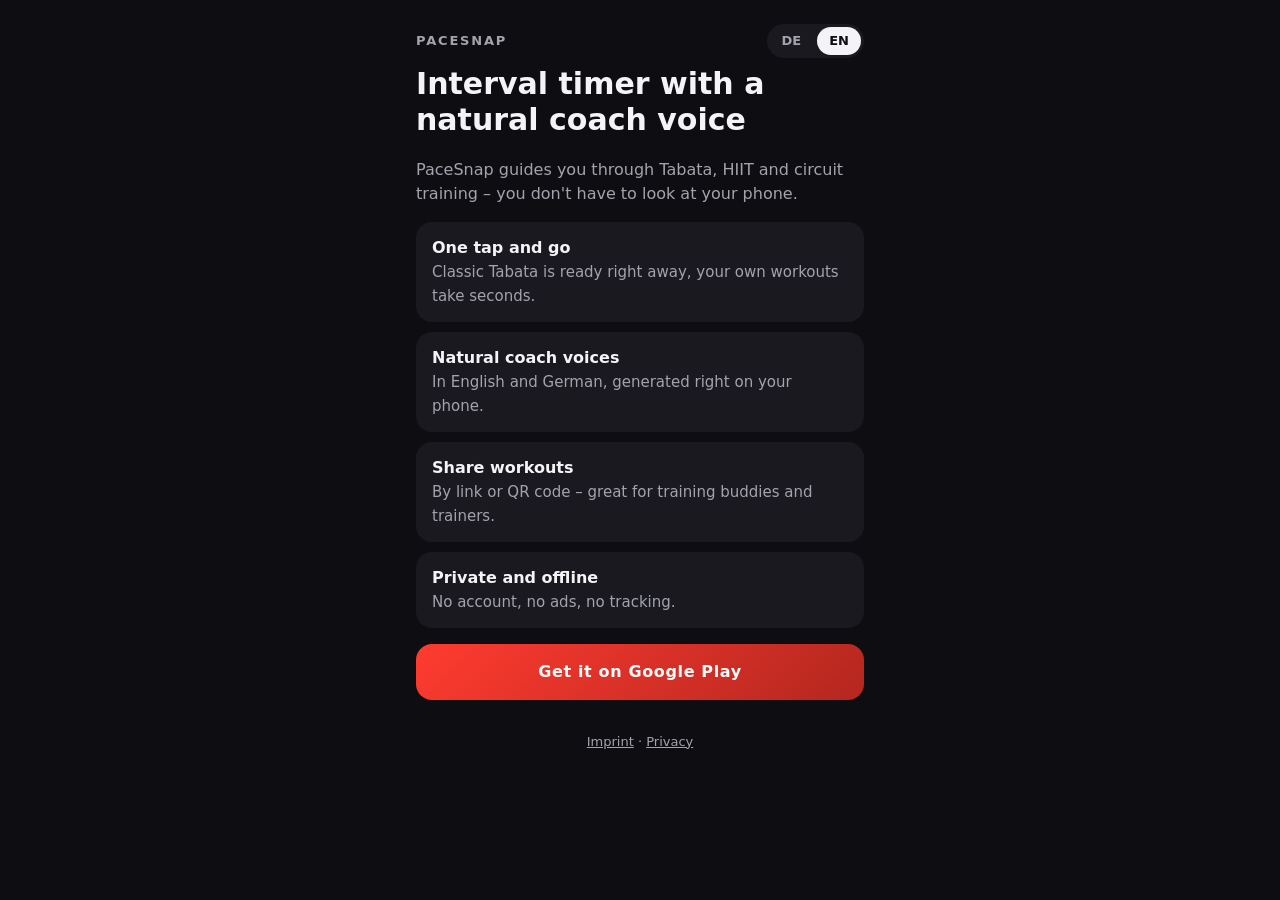
<file: index.html>
<!doctype html>
<html lang="de">
<head>
<meta charset="utf-8">
<meta name="viewport" content="width=device-width, initial-scale=1">
<title>PaceSnap – HIIT & Tabata Timer</title>
<meta name="description" content="Intervall-Timer mit natürlicher Coach-Stimme · Interval timer with a natural coach voice">
<link rel="stylesheet" href="site.css">
</head>
<body>
<main>
  <header>
    <span class="brand">PaceSnap</span>
    <nav class="lang" aria-label="Sprache / Language">
      <button type="button" data-lang="de">DE</button>
      <button type="button" data-lang="en">EN</button>
    </nav>
  </header>
  <h1 data-t="headline"></h1>
  <p class="muted" data-t="intro"></p>
  <ul class="features">
    <li><b data-t="f1"></b><span data-t="f1d"></span></li>
    <li><b data-t="f2"></b><span data-t="f2d"></span></li>
    <li><b data-t="f3"></b><span data-t="f3d"></span></li>
    <li><b data-t="f4"></b><span data-t="f4d"></span></li>
  </ul>
  <a class="btn primary" href="https://play.google.com/store/apps/details?id=com.pacesnap.pacesnap" data-t="install"></a>
  <footer class="legal-links">
    <a data-href-de="https://systemwolf-dev.de/impressum.html" data-href-en="https://systemwolf-dev.de/imprint.html" data-t="imprint"></a>
    ·
    <a data-href-de="https://systemwolf-dev.de/datenschutz.html" data-href-en="https://systemwolf-dev.de/privacy.html" data-t="privacy"></a>
  </footer>
</main>
<script src="i18n.js"></script>
<script>
  initI18n({
    de: {
      imprint: 'Impressum', privacy: 'Datenschutz',
      headline: 'Intervall-Timer mit natürlicher Coach-Stimme',
      intro: 'PaceSnap führt dich durch Tabata, HIIT und Zirkeltraining – du musst nicht aufs Handy schauen.',
      f1: 'Ein Tipp und los', f1d: 'Klassisches Tabata ist sofort startklar, eigene Workouts in Sekunden angelegt.',
      f2: 'Natürliche Coach-Stimmen', f2d: 'Auf Deutsch und Englisch, direkt auf deinem Handy erzeugt.',
      f3: 'Workouts teilen', f3d: 'Per Link oder QR-Code – ideal für Trainingspartner und Trainer.',
      f4: 'Privat und offline', f4d: 'Kein Konto, keine Werbung, kein Tracking.',
      install: 'Bei Google Play laden',
    },
    en: {
      imprint: 'Imprint', privacy: 'Privacy',
      headline: 'Interval timer with a natural coach voice',
      intro: "PaceSnap guides you through Tabata, HIIT and circuit training – you don't have to look at your phone.",
      f1: 'One tap and go', f1d: 'Classic Tabata is ready right away, your own workouts take seconds.',
      f2: 'Natural coach voices', f2d: 'In English and German, generated right on your phone.',
      f3: 'Share workouts', f3d: 'By link or QR code – great for training buddies and trainers.',
      f4: 'Private and offline', f4d: 'No account, no ads, no tracking.',
      install: 'Get it on Google Play',
    },
  });
</script>
</body>
</html>
</file>
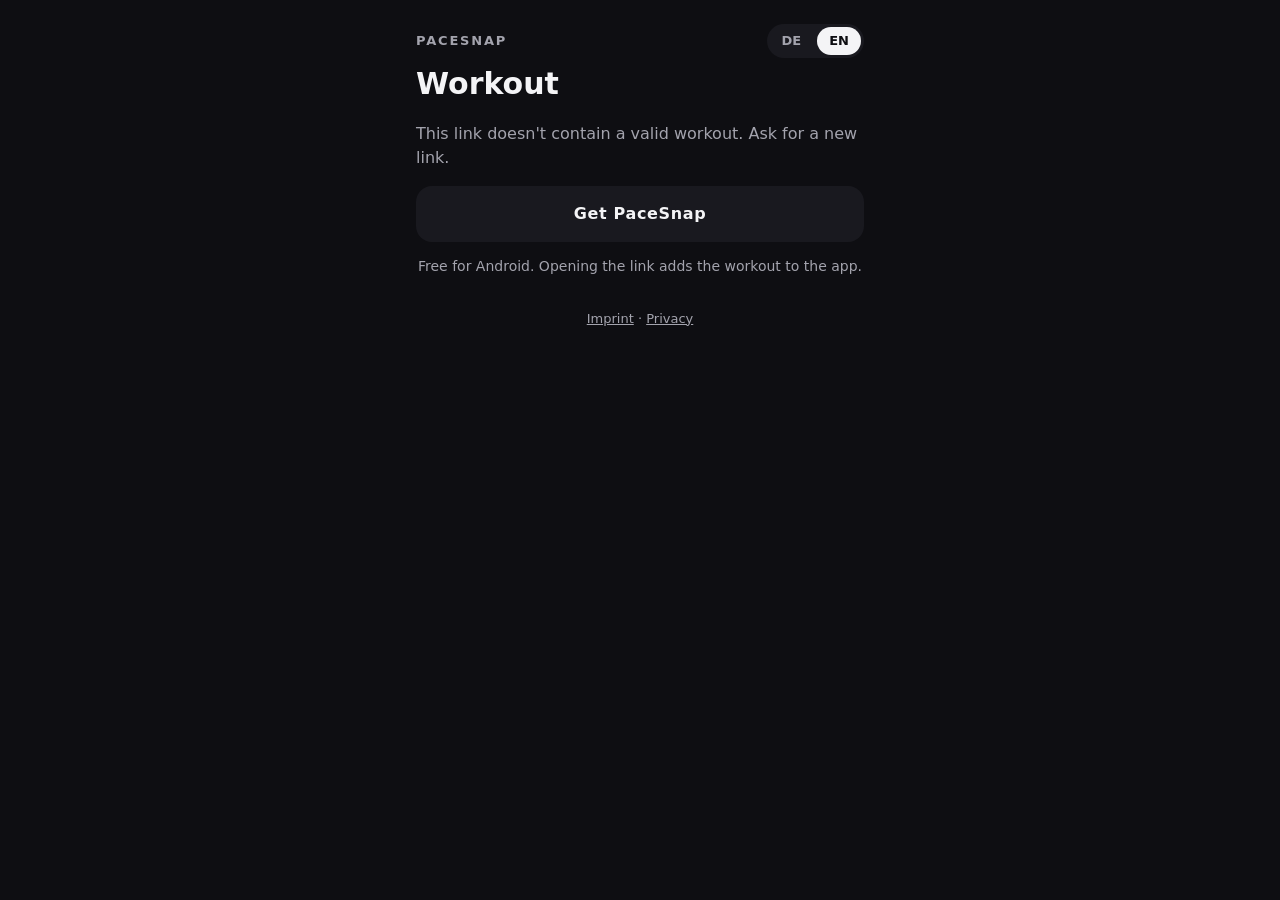
<file: w/index.html>
<!doctype html>
<html lang="de">
<head>
<meta charset="utf-8">
<meta name="viewport" content="width=device-width, initial-scale=1">
<meta name="robots" content="noindex">
<title>PaceSnap Workout</title>
<meta property="og:title" content="PaceSnap Workout">
<meta property="og:description" content="Ein Intervall-Workout für PaceSnap · An interval workout for PaceSnap">
<link rel="stylesheet" href="../site.css">
</head>
<body>
<main>
  <header>
    <a class="brand" href="../">PaceSnap</a>
    <nav class="lang" aria-label="Sprache / Language">
      <button type="button" data-lang="de">DE</button>
      <button type="button" data-lang="en">EN</button>
    </nav>
  </header>
  <h1 id="title">Workout</h1>
  <div class="card" id="details" hidden>
    <div class="grid">
      <div class="stat work"><div class="v" id="work"></div><div class="l" data-t="work"></div></div>
      <div class="stat rest"><div class="v" id="rest"></div><div class="l" data-t="rest"></div></div>
      <div class="stat"><div class="v" id="sets"></div><div class="l" data-t="sets"></div></div>
      <div class="stat"><div class="v" id="total"></div><div class="l" data-t="total"></div></div>
    </div>
    <div class="extra" id="extra"></div>
  </div>
  <p class="muted" id="error" hidden data-t="invalid"></p>
  <a class="btn primary" id="open" href="#" data-t="open"></a>
  <a class="btn secondary" id="store" data-t="install"></a>
  <p class="hint" data-t="hint"></p>
  <footer class="legal-links">
    <a data-href-de="https://systemwolf-dev.de/impressum.html" data-href-en="https://systemwolf-dev.de/imprint.html" data-t="imprint"></a>
    ·
    <a data-href-de="https://systemwolf-dev.de/datenschutz.html" data-href-en="https://systemwolf-dev.de/privacy.html" data-t="privacy"></a>
  </footer>
</main>
<script src="../i18n.js"></script>
<script>
  const PACKAGE = 'com.pacesnap.pacesnap';
  const STORE = 'https://play.google.com/store/apps/details?id=' + PACKAGE;
  const T = {
    de: {
      imprint: 'Impressum', privacy: 'Datenschutz',
      work: 'Belastung', rest: 'Pause', sets: 'Sätze', total: 'Dauer',
      rounds: n => n + ' Runden', exercises: 'Übungen', coach: 'Coach',
      open: 'IN PACESNAP ÖFFNEN', install: 'PaceSnap installieren',
      hint: 'Kostenlos für Android. Das Workout wird beim Öffnen in die App übernommen.',
      invalid: 'Dieser Link enthält kein gültiges Workout. Frag nach einem neuen Link.',
    },
    en: {
      imprint: 'Imprint', privacy: 'Privacy',
      work: 'Work', rest: 'Rest', sets: 'Sets', total: 'Duration',
      rounds: n => n + ' rounds', exercises: 'Exercises', coach: 'Coach',
      open: 'OPEN IN PACESNAP', install: 'Get PaceSnap',
      hint: 'Free for Android. Opening the link adds the workout to the app.',
      invalid: "This link doesn't contain a valid workout. Ask for a new link.",
    },
  };

  const data = location.hash.slice(1);
  const $ = id => document.getElementById(id);
  $('store').href = STORE;
  // Opens the app via its pacesnap:// filter; without the app, Android
  // falls back to the Play Store.
  $('open').href = 'intent://import?d=' + data + '#Intent;scheme=pacesnap;package=' +
    PACKAGE + ';S.browser_fallback_url=' + encodeURIComponent(STORE) + ';end';
  if (!/android/i.test(navigator.userAgent)) $('open').hidden = true;

  // Same format as PresetShare in the app: base64url → raw deflate → JSON.
  async function decode(s) {
    const b64 = s.replace(/-/g, '+').replace(/_/g, '/');
    const bytes = Uint8Array.from(atob(b64), c => c.charCodeAt(0));
    const stream = new Blob([bytes]).stream().pipeThrough(new DecompressionStream('deflate-raw'));
    return JSON.parse(await new Response(stream).text());
  }
  const sec = n => n >= 60 ? Math.floor(n / 60) + ':' + String(n % 60).padStart(2, '0') + ' min' : n + ' s';

  let workout = null;
  function render(t) {
    if (!workout) return;
    const w = workout;
    const sets = w.s || 1, cycles = w.c || 1, work = w.w || 0, rest = w.r || 0;
    const total = (w.p || 0) + cycles * (sets * work + (sets - 1) * rest)
      + (cycles - 1) * (w.rc || 0) + (w.cd || 0);
    $('title').textContent = w.t || 'Workout';
    document.title = (w.t || 'Workout') + ' · PaceSnap';
    $('work').textContent = work + ' s';
    $('rest').textContent = rest + ' s';
    $('sets').textContent = cycles > 1 ? sets + ' × ' + cycles : sets;
    $('total').textContent = sec(total);
    const extra = [];
    if (cycles > 1) extra.push(t.rounds(cycles));
    if (w.x && w.x.length) extra.push(t.exercises + ': ' + [...new Set(w.x)].join(', '));
    if (w.co) extra.push(t.coach + ': ' + w.co.charAt(0).toUpperCase() + w.co.slice(1));
    $('extra').textContent = extra.join(' · ');
    $('details').hidden = false;
  }

  initI18n(T, render);
  decode(data).then(w => {
    if (w.v !== 1) throw new Error('version');
    workout = w;
    render(T[currentLang()]);
  }).catch(() => {
    $('error').hidden = false;
    $('open').hidden = true;
  });
</script>
</body>
</html>
</file>
<file: site.css>
:root {
  --bg: #0e0e12; --surface: #19191f; --text: #f4f4f6; --muted: #a3a3ad;
  --work: #ff3b30; --rest: #2fd675; --prepare: #0a5fd9; --cooldown: #b768f2;
}
* { box-sizing: border-box; }
[hidden] { display: none !important; }
body {
  margin: 0; background: var(--bg); color: var(--text);
  font: 16px/1.5 system-ui, -apple-system, "Segoe UI", Roboto, sans-serif;
  display: flex; justify-content: center; min-height: 100vh;
}
main { width: 100%; max-width: 480px; padding: 24px 16px 48px; }
header { display: flex; align-items: center; justify-content: space-between; margin-bottom: 8px; }
.brand { color: var(--muted); font-weight: 700; letter-spacing: .14em; font-size: 13px; text-transform: uppercase; text-decoration: none; }
.lang { display: flex; gap: 4px; background: var(--surface); border-radius: 999px; padding: 3px; }
.lang button {
  border: 0; background: transparent; color: var(--muted); font: inherit; font-size: 13px;
  font-weight: 700; padding: 4px 12px; border-radius: 999px; cursor: pointer;
}
.lang button[aria-pressed="true"] { background: var(--text); color: var(--bg); }
h1 { font-size: 30px; line-height: 1.2; margin: 6px 0 20px; overflow-wrap: anywhere; }
h2 { font-size: 18px; margin: 28px 0 8px; }
.card { background: var(--surface); border-radius: 20px; padding: 18px; margin-bottom: 20px; }
.grid { display: grid; grid-template-columns: 1fr 1fr; gap: 14px; }
.stat .v { font-size: 26px; font-weight: 800; font-variant-numeric: tabular-nums; }
.stat .l { color: var(--muted); font-size: 13px; text-transform: uppercase; letter-spacing: .08em; }
.stat.work .v { color: var(--work); } .stat.rest .v { color: var(--rest); }
.extra { color: var(--muted); margin-top: 14px; font-size: 15px; }
.extra:empty { display: none; }
.btn {
  display: block; text-align: center; text-decoration: none; font-weight: 800;
  letter-spacing: .04em; border-radius: 16px; padding: 16px; margin-bottom: 12px;
}
.primary { background: linear-gradient(135deg, var(--work), #b3271f); color: #fff; }
.secondary { background: var(--surface); color: var(--text); }
.hint, .muted { color: var(--muted); }
.hint { font-size: 14px; text-align: center; }
ul.features { padding: 0; list-style: none; }
ul.features li { background: var(--surface); border-radius: 16px; padding: 14px 16px; margin-bottom: 10px; }
ul.features b { display: block; }
ul.features span { color: var(--muted); font-size: 15px; }
footer, .legal-links { display: block; margin-top: 32px; color: var(--muted); font-size: 13px; text-align: center; }
footer a { color: var(--muted); }
</file>
